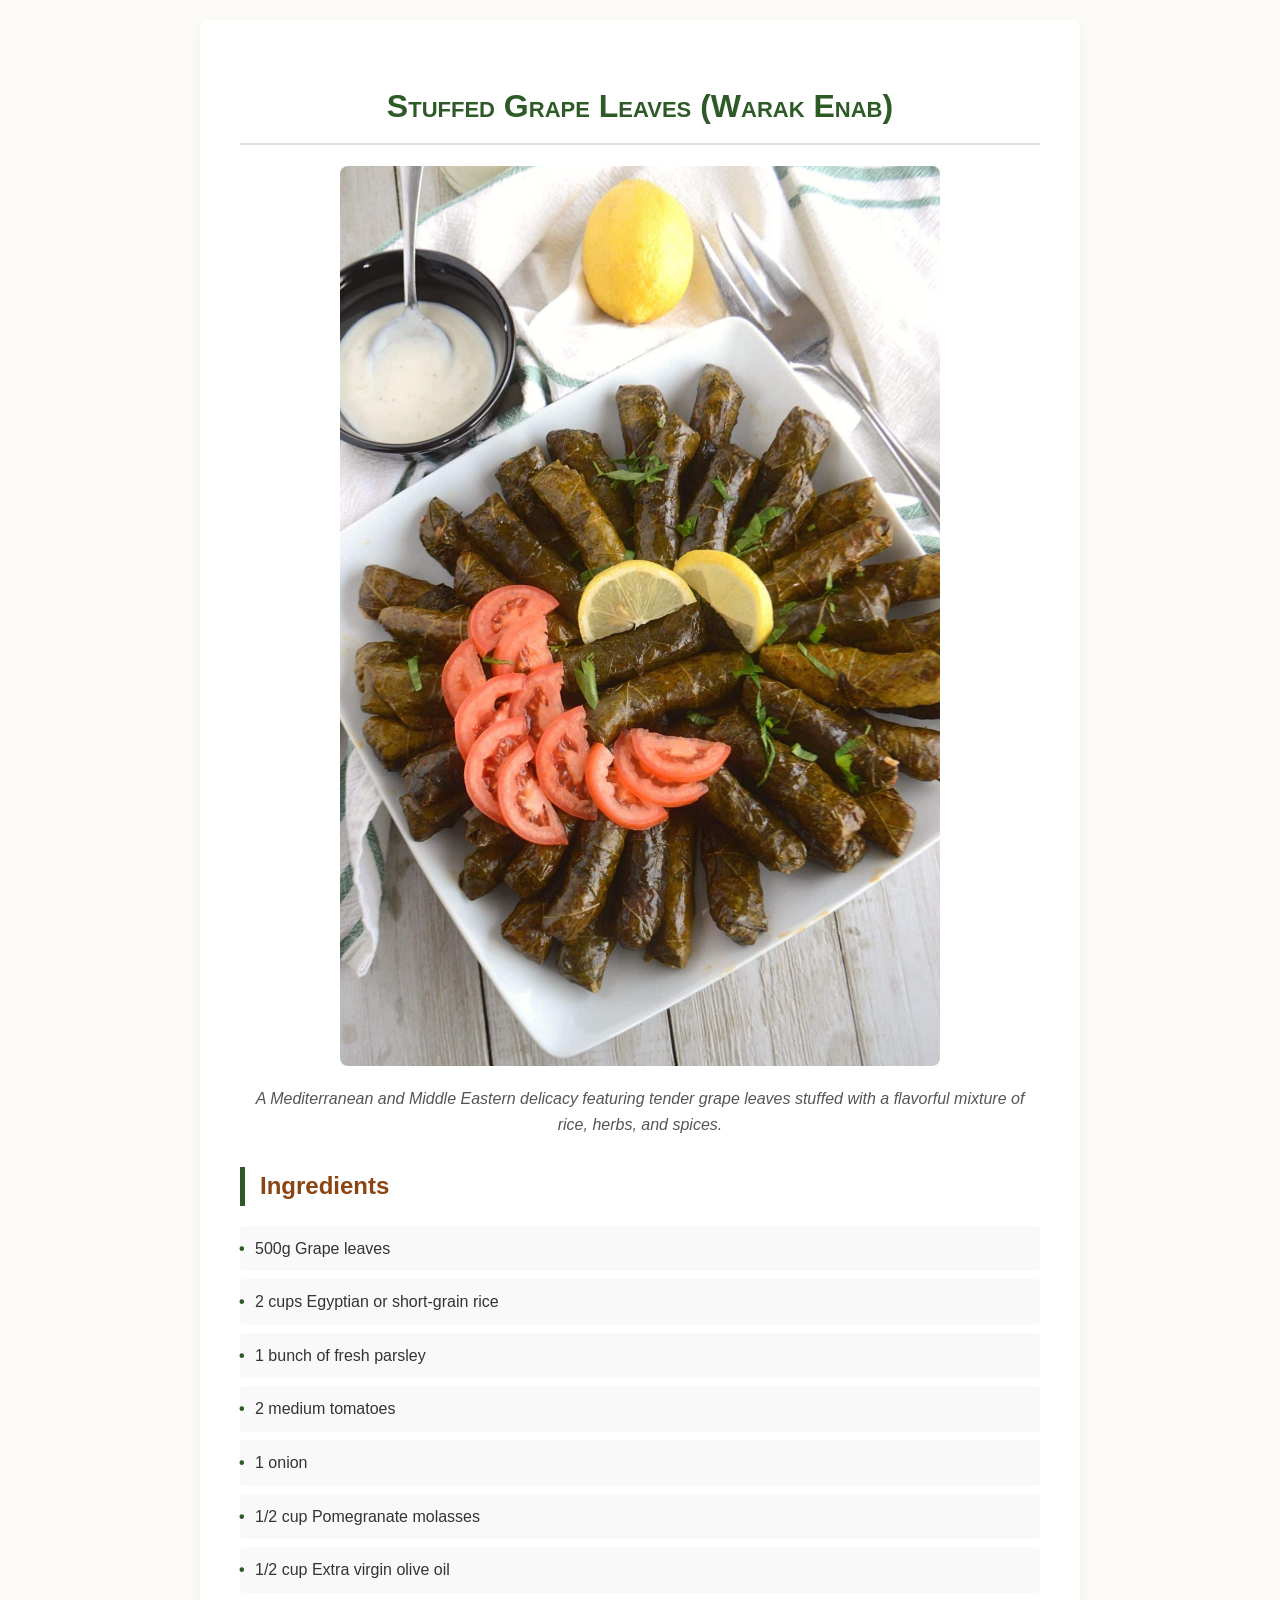
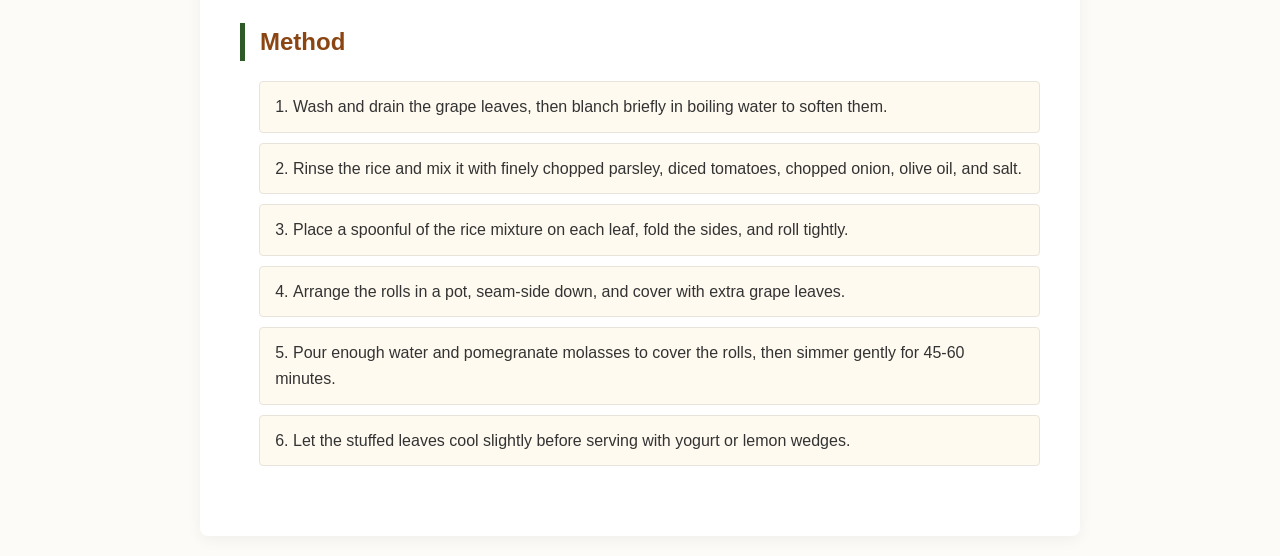
<file: chapters/chapter1/index.html>
<!DOCTYPE html>
<html lang="en">
<head>
    <meta charset="UTF-8">
    <title>Stuffed Grape Leaves Recipe</title>
    <link rel="stylesheet" href="style.css">
</head>
<body>
    <div class="container">
        <h1>Stuffed Grape Leaves (Warak Enab)</h1>

        <img src="warag enab.jpg" alt="Stuffed Grape Leaves" height="300" width="600">

        <p>A Mediterranean and Middle Eastern delicacy featuring tender grape leaves stuffed with a flavorful mixture of rice, herbs, and spices.</p>

        <h2>Ingredients</h2>

        <ul>
            <li>500g Grape leaves</li>
            <li>2 cups Egyptian or short-grain rice</li>
            <li>1 bunch of fresh parsley</li>
            <li>2 medium tomatoes</li>
            <li>1 onion</li>
            <li>1/2 cup Pomegranate molasses</li>
            <li>1/2 cup Extra virgin olive oil</li>
        </ul>

        <h2>Method</h2>

        <ol>
            <li>Wash and drain the grape leaves, then blanch briefly in boiling water to soften them.</li>
            <li>Rinse the rice and mix it with finely chopped parsley, diced tomatoes, chopped onion, olive oil, and salt.</li>
            <li>Place a spoonful of the rice mixture on each leaf, fold the sides, and roll tightly.</li>
            <li>Arrange the rolls in a pot, seam-side down, and cover with extra grape leaves.</li>
            <li>Pour enough water and pomegranate molasses to cover the rolls, then simmer gently for 45-60 minutes.</li>
            <li>Let the stuffed leaves cool slightly before serving with yogurt or lemon wedges.</li>
        </ol>
    </div>
</body>
</html>
</file>
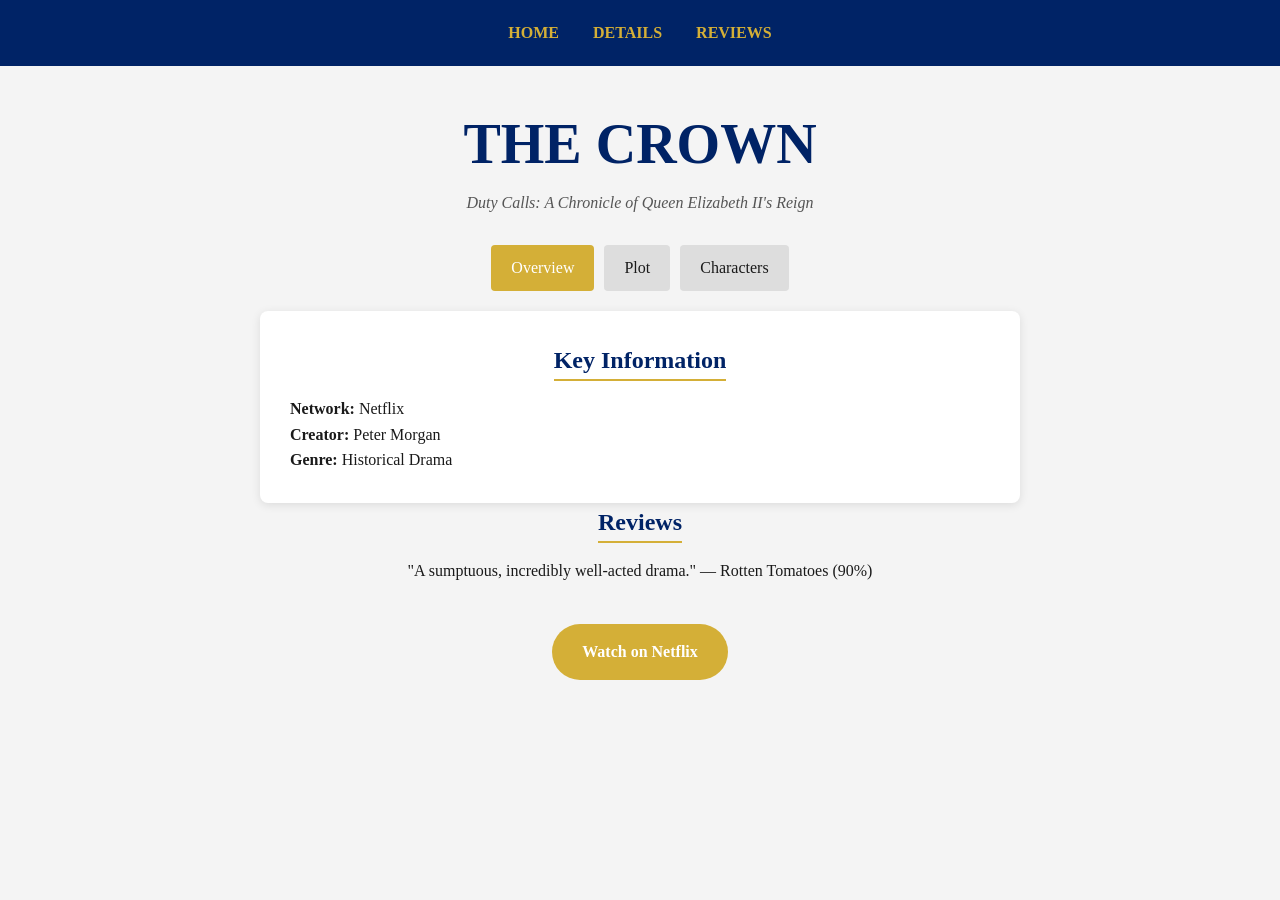
<file: chapters/chapter2/index.html>
<!DOCTYPE html>
<html lang="en">
<head>
    <meta charset="UTF-8">
    <meta name="viewport" content="width=device-width, initial-scale=1.0">
    <title>The Crown | Fan Portal</title>
    <link rel="stylesheet" href="style.css">
</head>
<body>

    <nav class="navbar">
        <a href="#main">Home</a>
        <a href="#details">Details</a>
        <a href="#reviews">Reviews</a>
    </nav>

    <div class="container" id="main">
        <h1 class="title">THE CROWN</h1>
        <p class="subtitle">Duty Calls: A Chronicle of Queen Elizabeth II's Reign</p>

        <!-- Interactive Tab Logic -->
        <input type="radio" name="tabs" id="tab-overview" checked>
        <input type="radio" name="tabs" id="tab-plot">
        <input type="radio" name="tabs" id="tab-characters">

        <div class="tab-controls">
            <label for="tab-overview" class="tab-btn">Overview</label>
            <label for="tab-plot" class="tab-btn">Plot</label>
            <label for="tab-characters" class="tab-btn">Characters</label>
        </div>

        <div id="details" class="content-wrapper">
            <!-- Overview Section -->
            <section class="content-section overview-box">
                <h2 class="section-heading">Key Information</h2>
                <ul class="info-list">
                    <li><strong>Network:</strong> Netflix</li>
                    <li><strong>Creator:</strong> Peter Morgan</li>
                    <li><strong>Genre:</strong> Historical Drama</li>
                </ul>
            </section>

            <!-- Plot Section -->
            <section class="content-section plot-box">
                <h2 class="section-heading">The Plot</h2>
                <p>The Crown traces the life of Queen Elizabeth II from her wedding in 1947 through to the 21st century. It explores the political rivalries and personal intrigues across several decades of her iconic reign.</p>
            </section>

            <!-- Characters Section -->
            <section class="content-section char-box">
                <h2 class="section-heading">Cast & Creative Team</h2>
                <ul class="info-list">
                    <li><strong>Claire Foy / Olivia Colman / Imelda Staunton:</strong> Queen Elizabeth II</li>
                    <li><strong>Matt Smith / Tobias Menzies / Jonathan Pryce:</strong> Prince Philip</li>
                    <li><strong>Vanessa Kirby / Helena Bonham Carter:</strong> Princess Margaret</li>
                </ul>
            </section>
        </div>

        <section id="reviews" class="review-container">
            <h2 class="section-heading">Reviews</h2>
            <blockquote class="review-text">"A sumptuous, incredibly well-acted drama." — Rotten Tomatoes (90%)</blockquote>
        </section>

        <a href="https://www.netflix.com/title/80025744" target="_blank" class="cta-button">Watch on Netflix</a>
    </div>

</body>
</html>
</file>
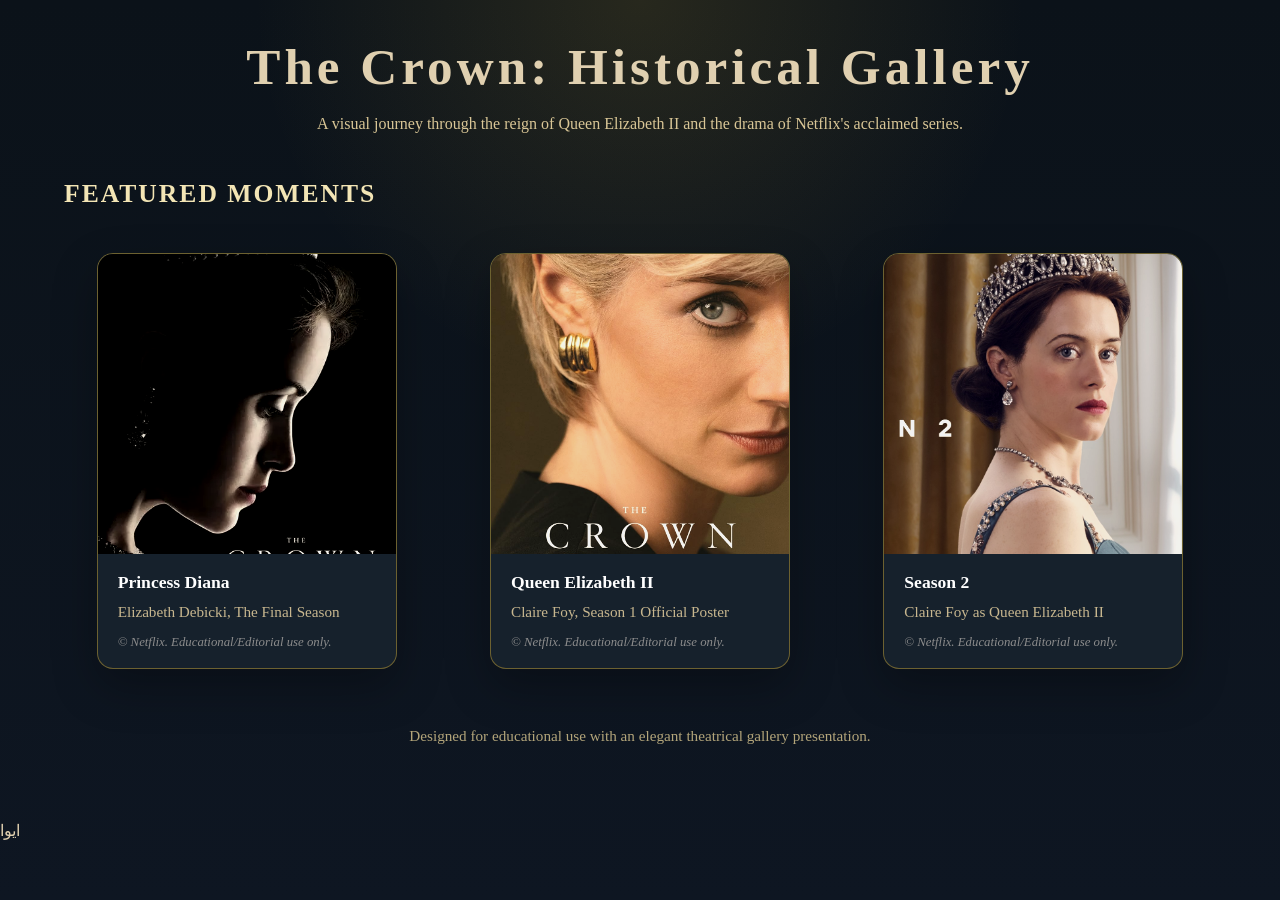
<file: chapters/chapter3/index.html>
<!DOCTYPE html>
<html lang="en">
<head>
    <meta charset="UTF-8">
    <meta name="viewport" content="width=device-width, initial-scale=1.0">
    <meta name="description" content="A responsive gallery showcasing historical imagery from the Netflix series The Crown.">
    <title>The Crown - Gallery</title>
    <link rel="stylesheet" href="style.css">
</head>
<body>
    <div class="page-shell">
        <header class="page-header">
            <div class="title-group">
                <h1>The Crown: Historical Gallery</h1>
                <p>A visual journey through the reign of Queen Elizabeth II and the drama of Netflix's acclaimed series.</p>
            </div>
        </header>

        <main>
            <section class="gallery-section" aria-label="The Crown image gallery">
                <h2 class="section-title">Featured Moments</h2>
                <div class="gallery-container">
                    <figure class="image-card">
                        <img src="image 2.webp"
                             alt="Elizabeth Debicki as Princess Diana in The Crown Final Season"
                             title="The Crown: The Final Season - Princess Diana"
                             class="crown-image">
                        <figcaption>
                            <strong>Princess Diana</strong>
                            <span>Elizabeth Debicki, The Final Season</span>
                        </figcaption>
                        <p class="license">© Netflix. Educational/Editorial use only.</p>
                    </figure>

                    <figure class="image-card">
                        <img src="image 1.jpg"
                             alt="Claire Foy in profile wearing the royal crown in silhouette"
                             title="The Crown: Season 1 Official Poster"
                             class="crown-image">
                        <figcaption>
                            <strong>Queen Elizabeth II</strong>
                            <span>Claire Foy, Season 1 Official Poster</span>
                        </figcaption>
                        <p class="license">© Netflix. Educational/Editorial use only.</p>
                    </figure>

                    <figure class="image-card">
                        <img src="image 3.jpg"
                             alt="Claire Foy as Queen Elizabeth II in Season 2, 1956-1964"
                             title="The Crown: Season 2 Visual"
                             class="crown-image">
                        <figcaption>
                            <strong>Season 2</strong>
                            <span>Claire Foy as Queen Elizabeth II</span>
                        </figcaption>
                        <p class="license">© Netflix. Educational/Editorial use only.</p>
                    </figure>
                </div>
            </section>

        </main>

        <footer class="page-footer">
            <p>Designed for educational use with an elegant theatrical gallery presentation.</p>
        </footer>
    </div>
</body>
</html>ايوا
</file>
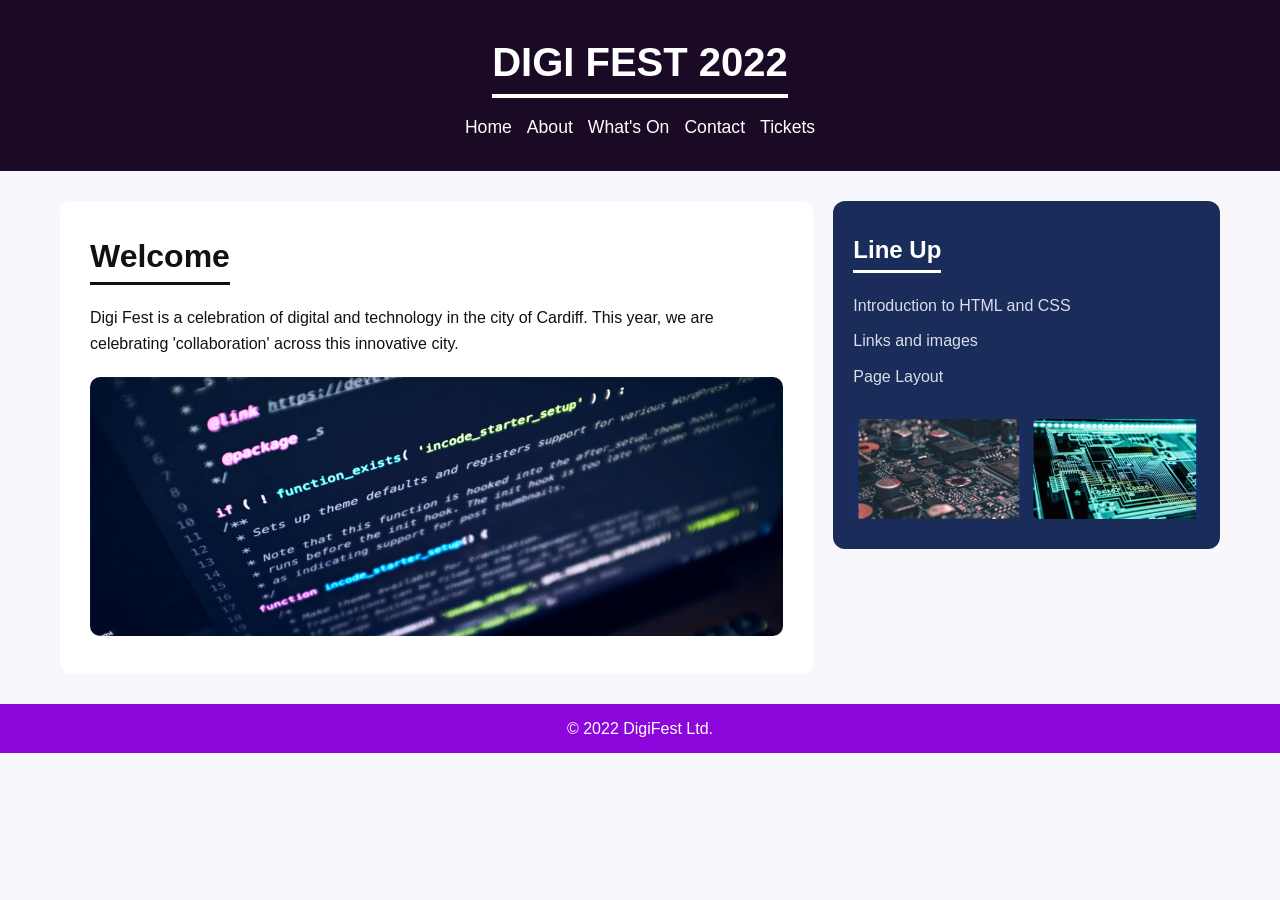
<file: chapters/chapter4'/index.html>
<!DOCTYPE html>
<html lang="en">
<head>
    <meta charset="UTF-8">
    <meta name="viewport" content="width=device-width, initial-scale=1.0">
    <title>Digi Fest 2022</title>
    <style>
        * {
            box-sizing: border-box;
            margin: 0;
            padding: 0;
        }

        body {
            font-family: Arial, sans-serif;
            line-height: 1.6;
            color: #111;
            background: #f8f7fb;
            min-height: 100vh;
        }

        header {
            background: #1a0a25;
            color: #fff;
            text-align: center;
            padding: 30px 20px;
        }

        h1 {
            font-size: 2.5rem;
            border-bottom: 4px solid #fff;
            display: inline-block;
            margin-bottom: 15px;
        }

        nav {
            display: flex;
            justify-content: center;
            flex-wrap: wrap;
            gap: 15px;
        }

        nav a {
            color: #fff;
            text-decoration: none;
            font-size: 1.1rem;
        }

        .container {
            display: flex;
            max-width: 1200px;
            margin: 0 auto;
            gap: 20px;
            padding: 30px 20px;
            align-items: flex-start;
        }

        .welcome {
            flex: 2;
            background: #fff;
            padding: 30px;
            border-radius: 12px;
        }

        .welcome h2 {
            font-size: 2rem;
            border-bottom: 3px solid #111;
            display: inline-block;
            margin-bottom: 20px;
        }

        .main-img {
            width: 100%;
            height: auto;
            margin-top: 20px;
            border-radius: 10px;
            filter: contrast(1.1);
        }

        aside {
            flex: 1;
            background: #1a2c5a;
            color: #fff;
            padding: 30px 20px;
            border-radius: 12px;
        }

        aside h2 {
            border-bottom: 3px solid #fff;
            display: inline-block;
            margin-bottom: 20px;
        }

        ul {
            list-style: none;
            color: #d8dee8;
            margin-bottom: 30px;
        }

        ul li {
            margin-bottom: 10px;
        }

        .img-grid {
            display: flex;
            gap: 10px;
            flex-wrap: wrap;
        }

        .img-grid img {
            width: calc(50% - 5px);
            height: 100px;
            object-fit: cover;
            border-radius: 8px;
        }

        footer {
            background: #8c05da;
            color: #fff;
            text-align: center;
            padding: 12px;
            width: 100%;
        }

        @media (max-width: 800px) {
            .container {
                flex-direction: column;
            }

            .img-grid img {
                width: 100%;
            }
        }
    </style>
</head>
<body>

    <header>
        <h1>DIGI FEST 2022</h1>
        <nav>
            <a href="#">Home</a>
            <a href="#">About</a>
            <a href="#">What's On</a>
            <a href="#">Contact</a>
            <a href="#">Tickets</a>
        </nav>
    </header>

    <main class="container">
        <section class="welcome">
            <h2>Welcome</h2>
            <p>Digi Fest is a celebration of digital and technology in the city of Cardiff. This year, we are celebrating 'collaboration' across this innovative city.</p>
            <img src="image 1.png" alt="Coding" class="main-img">
        </section>

        <aside>
            <h2>Line Up</h2>
            <ul>
                <li>Introduction to HTML and CSS</li>
                <li>Links and images</li>
                <li>Page Layout</li>
            </ul>
            <div class="img-grid">
                <img src="image 3.png" alt="Technology">
                <img src="image 2.png" alt="Circuitry">
            </div>
        </aside>
    </main>

    <footer>© 2022 DigiFest Ltd.</footer>

</body>
</html>
</file>
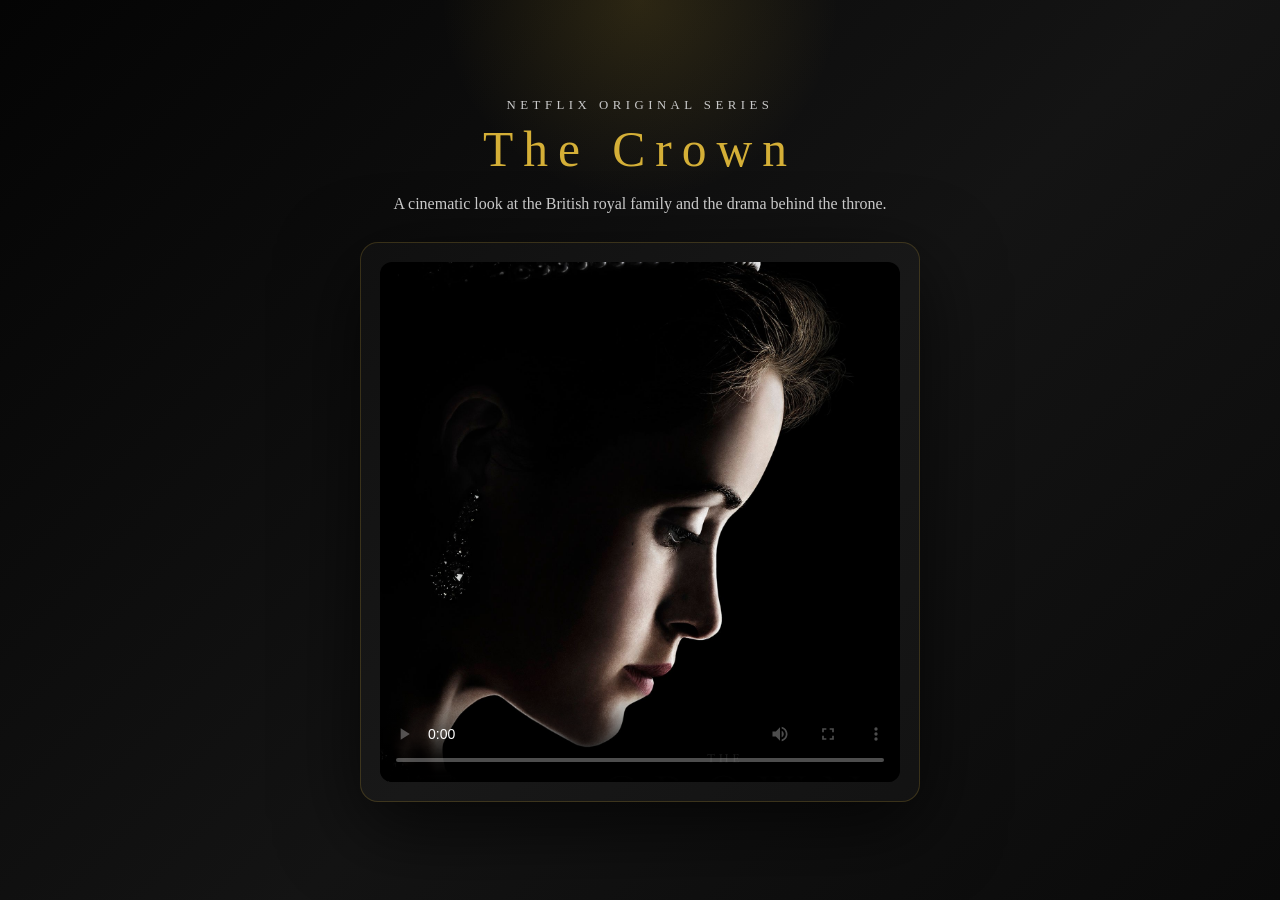
<file: chapters/chapter5/index.html>
<!DOCTYPE html>
<html lang="en">
<head>
    <meta charset="UTF-8" />
    <meta name="viewport" content="width=device-width, initial-scale=1.0" />
    <title>The Crown</title>
    <link rel="stylesheet" href="style.css" />
</head>
<body>
    <main class="page">
        <header class="hero">
            <p class="eyebrow">Netflix Original Series</p>
            <h1>The Crown</h1>
            <p class="subtitle">A cinematic look at the British royal family and the drama behind the throne.</p>
        </header>

        <section class="player-card">
            <video controls poster="image%201.jpg" aria-label="The Crown video player">
                <source src="the%20crown.mp4" type="video/mp4" />
                Your browser does not support the video tag.
            </video>
        </section>
    </main>
</body>
</html>
</file>
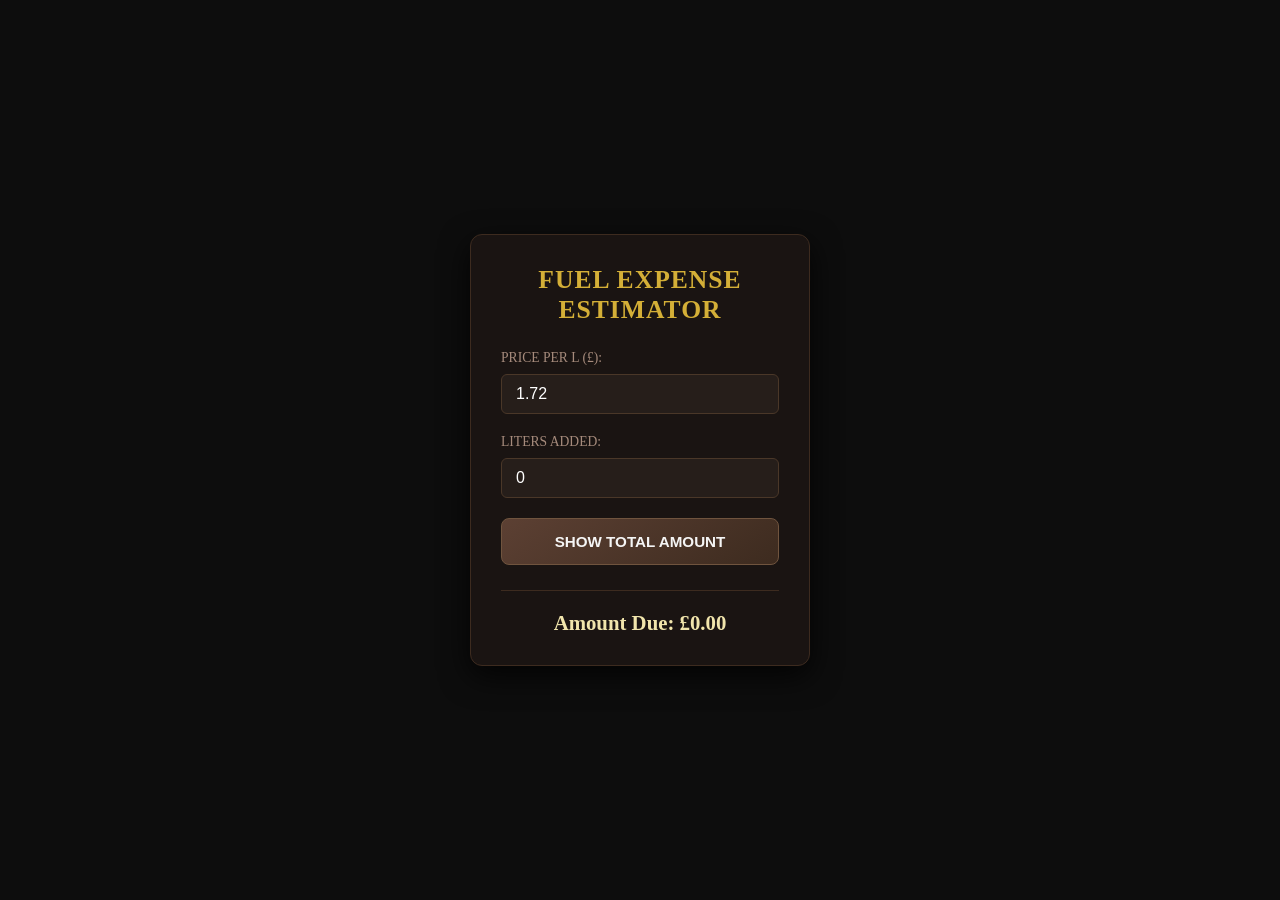
<file: chapters/chapter6/index.html>
<!DOCTYPE html>
<html lang="en">
<head>
    <meta charset="UTF-8">
    <meta name="viewport" content="width=device-width, initial-scale=1.0">
    <title>Fuel Price Tool</title>
    <link rel="stylesheet" href="style.css">
</head>
<body>

    <div class="wrapper">
        <h2>Fuel Expense Estimator</h2>

        <section class="input-group">
            <label for="unitPrice">Price per L (£):</label>
            <input type="number" id="unitPrice" step="0.01" value="1.72">
        </section>

        <section class="input-group">
            <label for="volume">Liters added:</label>
            <input type="number" id="volume" step="0.1" value="0">
        </section>

        <button id="runCalculation">Show Total Amount</button>

        <div id="displayOutput">Amount Due: £0.00</div>
    </div>

    <script src="script.js"></script>
</body>
</html>
</file>
<file: chapters/chapter1/style.css>
/* style.css */

/* 1. General Page Styling */
body {
    font-family: 'Segoe UI', Tahoma, Geneva, Verdana, sans-serif;
    line-height: 1.6;
    color: #333;
    background-color: #fdfbf7; /* Light creamy background */
    margin: 0;
    padding: 20px;
    display: flex;
    justify-content: center;
}

/* Container to limit width and center content */
.container {
    max-width: 800px;
    background: #ffffff;
    padding: 40px;
    border-radius: 8px;
    box-shadow: 0 4px 15px rgba(0, 0, 0, 0.05);
}

/* 2. Typography */
h1 {
    color: #2d5a27; /* Deep olive green */
    text-align: center;
    border-bottom: 2px solid #e0e0e0;
    padding-bottom: 10px;
    font-variant: small-caps;
}

h2 {
    color: #8b4513; /* Earthy brown */
    border-left: 5px solid #2d5a27;
    padding-left: 15px;
    margin-top: 30px;
}

p {
    font-style: italic;
    color: #555;
    text-align: center;
    margin-bottom: 30px;
}

/* 3. Lists Styling */
ul {
    list-style-type: none; /* Remove default bullets */
    padding: 0;
}

li {
    background: #f9f9f9;
    margin-bottom: 8px;
    padding: 10px 15px;
    border-radius: 4px;
    transition: transform 0.2s;
}

li:hover {
    transform: translateX(10px);
    background: #f1f8ef;
}

/* 3.5. Recipe Steps Styling */
ol {
    padding-left: 1.2em;
    margin-bottom: 30px;
    list-style-position: inside;
}

ol li {
    background: #fffaf0;
    border: 1px solid #e8e4dc;
    margin-bottom: 10px;
    padding: 12px 15px;
    border-radius: 4px;
}

/* Adding a custom bullet point */
ul li::before {
    content: "•";
    color: #2d5a27;
    font-weight: bold;
    display: inline-block; 
    width: 1em;
    margin-left: -1em;
}

.container img {
    max-width: 100%;
    height: auto;
    display: block;
    margin: 0 auto 20px;
    border-radius: 8px;
}

/* 4. Responsive Design */
@media (max-width: 600px) {
    body {
        padding: 10px;
    }
    .container {
        padding: 20px;
    }
}
</file>
<file: chapters/chapter2/style.css>
/* General Reset */
* { box-sizing: border-box; margin: 0; padding: 0; }

body {
    font-family: 'Times New Roman', serif;
    background-color: #f4f4f4;
    color: #1a1a1a;
    line-height: 1.6;
    padding-top: 80px;
}

/* Navigation */
.navbar {
    position: fixed;
    top: 0; width: 100%;
    background: #002366; /* Royal Blue */
    padding: 20px;
    text-align: center;
    z-index: 1000;
}

.navbar a {
    color: #d4af37; /* Gold */
    text-decoration: none;
    margin: 0 15px;
    font-weight: bold;
    text-transform: uppercase;
}

/* Layout */
.container { max-width: 800px; margin: auto; text-align: center; padding: 20px; }
.title { font-size: 3.5rem; color: #002366; }
.subtitle { font-style: italic; margin-bottom: 30px; color: #555; }

/* Interactive Tabs */
input[type="radio"] { display: none; }

.tab-controls { display: flex; justify-content: center; gap: 10px; margin-bottom: 20px; }

.tab-btn {
    padding: 10px 20px;
    background: #ddd;
    cursor: pointer;
    border-radius: 4px;
    transition: 0.3s;
}

/* Show/Hide Logic */
.content-section { display: none; background: white; padding: 30px; border-radius: 8px; box-shadow: 0 2px 10px rgba(0,0,0,0.1); }

#tab-overview:checked ~ .content-wrapper .overview-box,
#tab-plot:checked ~ .content-wrapper .plot-box,
#tab-characters:checked ~ .content-wrapper .char-box {
    display: block;
    animation: fadeIn 0.5s;
}

#tab-overview:checked ~ .tab-controls label[for="tab-overview"],
#tab-plot:checked ~ .tab-controls label[for="tab-plot"],
#tab-characters:checked ~ .tab-characters label[for="tab-characters"] {
    background: #d4af37;
    color: white;
}

/* Classes & Button */
.info-list { list-style: none; text-align: left; }
.section-heading { color: #002366; margin-bottom: 15px; border-bottom: 2px solid #d4af37; display: inline-block; }

.cta-button {
    display: inline-block;
    margin-top: 40px;
    padding: 15px 30px;
    background: #d4af37;
    color: white;
    text-decoration: none;
    border-radius: 50px;
    font-weight: bold;
}

.cta-button:hover { background: #b8962e; }

@keyframes fadeIn { from { opacity: 0; } to { opacity: 1; } }
</file>
<file: chapters/chapter3/style.css>
/* General Styling */
:root {
    color-scheme: dark;
    font-family: 'Times New Roman', Times, serif;
    color: #e0d0b0;
    background-color: #0b1219;
}

* {
    box-sizing: border-box;
}

body {
    margin: 0;
    padding: 0;
    background: radial-gradient(circle at top, rgba(212, 175, 55, 0.14), transparent 35%),
                linear-gradient(180deg, #0b1219 0%, #0e1622 100%);
    min-height: 100vh;
}

.page-shell {
    max-width: 1200px;
    margin: 0 auto;
    padding: 40px 24px 60px;
}

.page-header {
    text-align: center;
    margin-bottom: 40px;
}

.title-group h1 {
    margin: 0;
    font-size: clamp(2rem, 4vw, 3.2rem);
    letter-spacing: 4px;
    line-height: 1.05;
}

.title-group p {
    margin: 16px auto 0;
    max-width: 720px;
    color: #d9c696;
    font-size: 1rem;
    line-height: 1.8;
}

.section-title {
    margin: 0 auto 28px;
    font-size: 1.6rem;
    letter-spacing: 2px;
    text-transform: uppercase;
    color: #f3e5b5;
}

.gallery-container {
    display: grid;
    grid-template-columns: repeat(auto-fit, minmax(300px, 1fr));
    gap: 28px;
    align-items: stretch;
    justify-items: center;
}

.image-card {
    width: 100%;
    max-width: 300px;
    background: rgba(24, 34, 46, 0.95);
    border: 1px solid rgba(212, 175, 55, 0.45);
    border-radius: 16px;
    overflow: hidden;
    box-shadow: 0 18px 45px rgba(0, 0, 0, 0.28);
    transition: transform 0.35s ease, border-color 0.35s ease, box-shadow 0.35s ease;
}

.image-card:hover {
    transform: translateY(-10px);
    border-color: rgba(212, 175, 55, 0.75);
    box-shadow: 0 26px 60px rgba(0, 0, 0, 0.4);
}

.crown-image {
    width: 300px;
    height: 300px;
    object-fit: cover;
    display: block;
    margin: 0 auto;
    filter: sepia(0.2) contrast(1.1) brightness(0.95);
    transition: filter 0.4s ease;
}

.image-card:hover .crown-image {
    filter: none;
}

figcaption {
    padding: 18px 20px 12px;
    text-align: left;
}

figcaption strong {
    display: block;
    font-size: 1.1rem;
    margin-bottom: 8px;
    color: #ffffff;
}

figcaption span {
    display: block;
    color: #c8b78f;
    font-size: 0.95rem;
    line-height: 1.5;
}

.license {
    margin: 0 20px 18px;
    font-size: 0.8rem;
    color: #8c8c8c;
    font-style: italic;
    text-align: left;
}

.page-footer {
    margin-top: 42px;
    text-align: center;
    color: #b3a57a;
    font-size: 0.95rem;
}

@media (max-width: 640px) {
    .page-shell {
        padding: 24px 16px 40px;
    }

    .crown-image {
        height: 300px;
    }

    .license {
        margin-bottom: 14px;
    }
}
</file>
<file: chapters/chapter5/style.css>
:root {
    --bg: #090909;
    --panel: rgba(255, 255, 255, 0.02);
    --gold: #d4af37;
    --muted: #c9c9c9;
    --shadow: 0 24px 80px rgba(0, 0, 0, 0.7);
}

* {
    box-sizing: border-box;
}

body {
    margin: 0;
    min-height: 100vh;
    padding: 24px;
    font-family: "Georgia", "Times New Roman", serif;
    color: var(--gold);
    background:
        radial-gradient(circle at top, rgba(212, 175, 55, 0.16), transparent 18%),
        linear-gradient(135deg, #040404, #141414 55%, #0a0a0a);
    display: flex;
    justify-content: center;
    align-items: center;
}

.page {
    width: min(100%, 860px);
    text-align: center;
}

.hero {
    margin-bottom: 24px;
}

.eyebrow {
    margin: 0 0 8px;
    text-transform: uppercase;
    letter-spacing: 0.35em;
    color: var(--muted);
    font-size: 0.8rem;
}

h1 {
    margin: 0;
    font-size: clamp(2.2rem, 4vw, 3.1rem);
    letter-spacing: 0.2em;
    font-weight: 400;
}

.subtitle {
    max-width: 640px;
    margin: 12px auto 0;
    color: var(--muted);
    font-size: 1rem;
    line-height: 1.7;
}

.player-card {
    width: min(100%, 560px);
    aspect-ratio: 1 / 1;
    margin: 0 auto;
    padding: 12px;
    border: 1px solid rgba(212, 175, 55, 0.2);
    border-radius: 18px;
    background: var(--panel);
    box-shadow: var(--shadow);
    display: flex;
    align-items: center;
    justify-content: center;
}

video {
    width: min(100%, 520px);
    aspect-ratio: 1 / 1;
    display: block;
    border-radius: 12px;
    background: #000;
    outline: none;
    object-fit: cover;
}

@media (max-width: 640px) {
    body {
        padding: 16px;
    }

    .player-card {
        width: min(100%, 420px);
        aspect-ratio: 1 / 1;
        padding: 10px;
        border-radius: 16px;
    }

    video {
        width: min(100%, 380px);
    }

    h1 {
        letter-spacing: 0.12em;
    }
}
</file>
<file: chapters/chapter6/style.css>
/* --- Global Resets --- */
* {
    box-sizing: border-box;
    margin: 0;
    padding: 0;
}

/* --- Body: Dark Onyx Background --- */
body {
    background-color: #0d0d0d; /* Near black */
    font-family: "Georgia", serif; /* Elegant serif font for a "Brown/Leather" vibe */
    display: grid;
    place-items: center;
    min-height: 100vh;
    color: #e0e0e0;
}

/* --- Wrapper: Deep Espresso Card --- */
.wrapper {
    background: #1a1412; /* Very dark chocolate brown */
    width: 340px;
    padding: 30px;
    border-radius: 12px;
    border: 1px solid #3d2b1f; /* Subtle brown border */
    box-shadow: 0 10px 30px rgba(0, 0, 0, 0.8);
    text-align: center;
}

/* --- Typography --- */
h2 {
    font-size: 1.6rem;
    margin-bottom: 25px;
    color: #d4af37; /* Burnished Gold accent */
    letter-spacing: 1px;
    text-transform: uppercase;
}

.input-group {
    margin-bottom: 20px;
    text-align: left;
}

.input-group label {
    display: block;
    font-size: 0.85rem;
    font-weight: 500;
    margin-bottom: 8px;
    color: #a68b7c; /* Muted tan/brown */
    text-transform: uppercase;
}

/* --- Form Elements --- */
input[type="number"] {
    width: 100%;
    padding: 10px 14px;
    background-color: #261e1a; /* Darker brown input */
    border: 1px solid #4a3728;
    border-radius: 6px;
    font-size: 1rem;
    color: #fff;
    transition: all 0.3s ease;
}

input[type="number"]:focus {
    outline: none;
    border-color: #d4af37; /* Gold focus */
    background-color: #2d241f;
    box-shadow: 0 0 8px rgba(212, 175, 55, 0.2);
}

/* --- Button: Bronze/Brown Gradient --- */
button {
    background: linear-gradient(145deg, #5c4033, #3d2b1f); /* Dark Brown Gradient */
    color: #f5f5f5;
    border: 1px solid #70543e;
    padding: 14px;
    width: 100%;
    border-radius: 8px;
    font-size: 0.95rem;
    font-weight: bold;
    text-transform: uppercase;
    cursor: pointer;
    transition: all 0.3s ease;
}

button:hover {
    background: #70543e;
    border-color: #d4af37;
    transform: translateY(-1px);
    box-shadow: 0 4px 12px rgba(0, 0, 0, 0.4);
}

/* --- Output Display --- */
#displayOutput {
    margin-top: 25px;
    font-size: 1.3rem;
    border-top: 1px solid #3d2b1f;
    padding-top: 20px;
    color: #f1e5ac; /* Creamy gold output */
    font-weight: bold;
}
</file>
